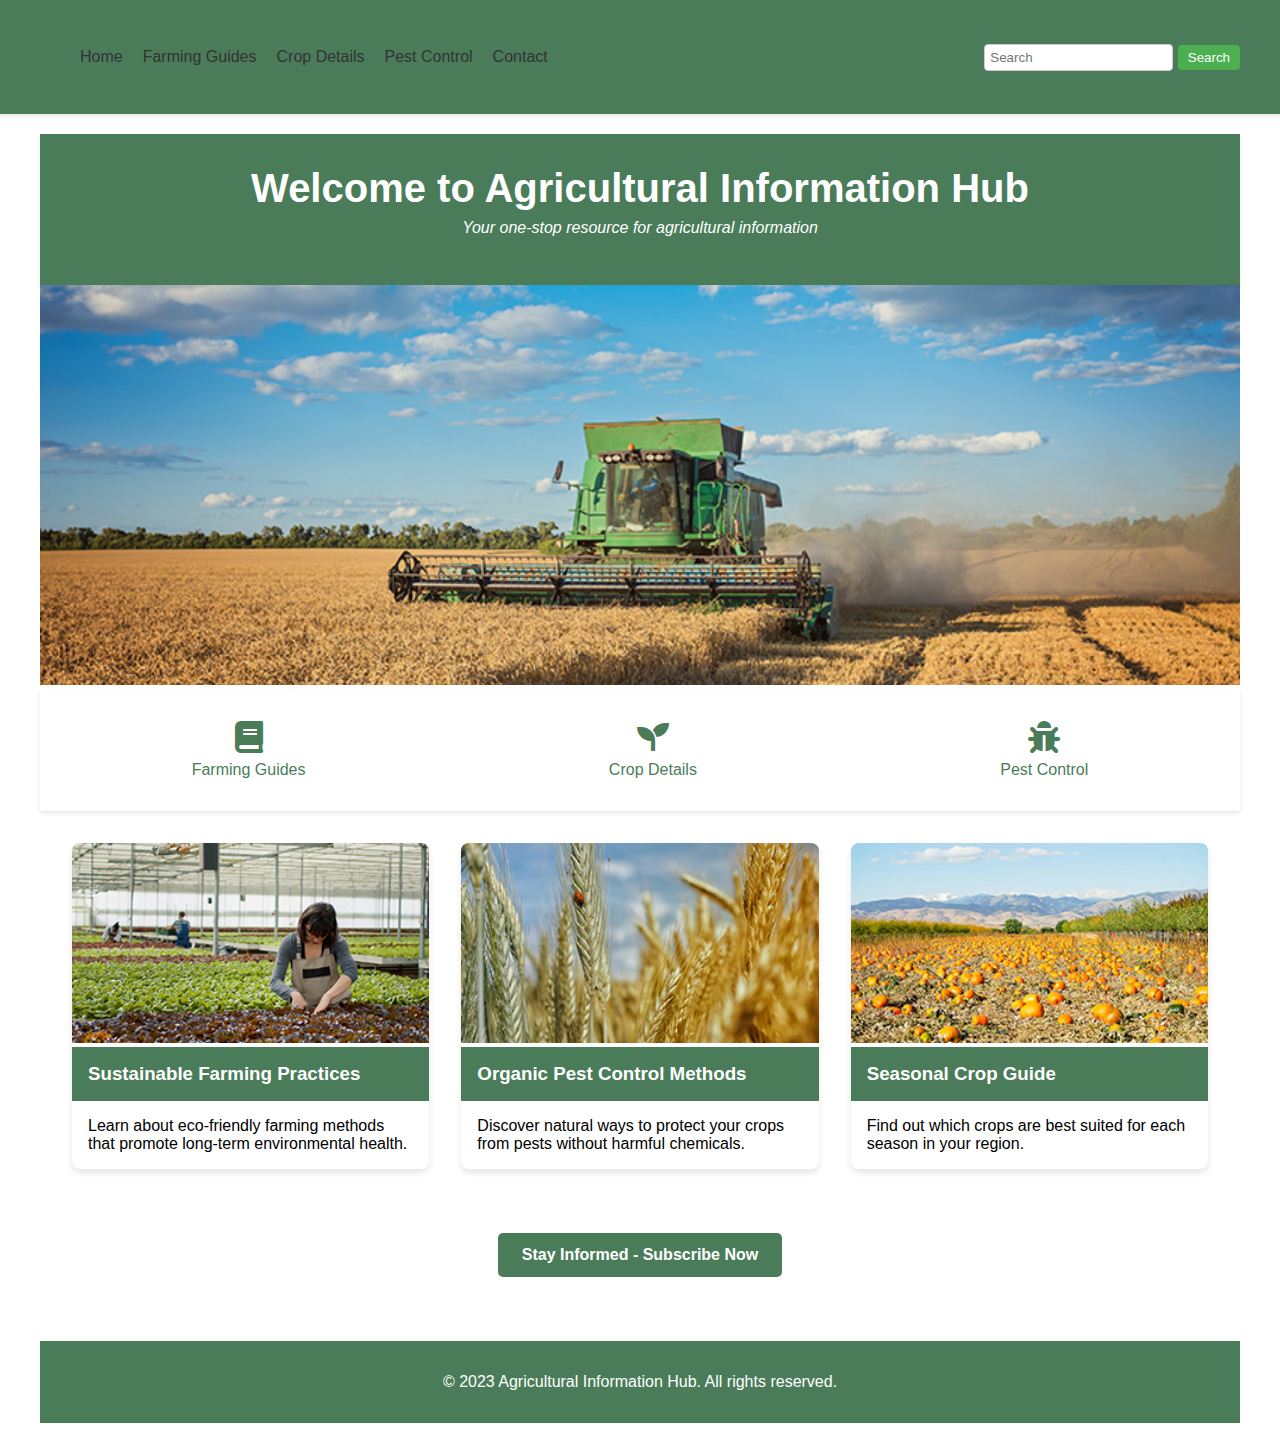
<file: index.html>
<!DOCTYPE html>
<html lang="en">
<head>
    <meta charset="UTF-8">
    <meta name="viewport" content="width=device-width, initial-scale=1.0">
    <title>Farming Guides</title>
    <link rel="stylesheet" href="https://cdnjs.cloudflare.com/ajax/libs/font-awesome/5.15.3/css/all.min.css">
    <style>
        body {
            font-family: Arial, sans-serif;
            margin: 0;
            padding: 0;
        }
        header {
            background-color: #f8f8f8;
            padding: 10px 0;
        }
        nav {
            display: flex;
            justify-content: space-between;
            align-items: center;
            max-width: 1200px;
            margin: 0 auto;
            padding: 0 20px;
        }
        nav ul {
            list-style-type: none;
            display: flex;
            gap: 20px;
        }
        nav a {
            text-decoration: none;
            color: #333;
        }
        .search-bar input {
            padding: 5px;
            border: 1px solid #ccc;
            border-radius: 4px;
        }
        .search-bar button {
            padding: 5px 10px;
            background-color: #4CAF50;
            color: white;
            border: none;
            border-radius: 4px;
            cursor: pointer;
        }
        main {
            max-width: 1200px;
            margin: 0 auto;
            padding: 20px;
        }



        
        header {
            background-color: #4a7c59;
            color: white;
            text-align: center;
            padding: 2rem 0;
            box-shadow: 0 2px 4px rgba(0,0,0,0.1);
        }
        h1 {
            margin: 0;
            font-size: 2.5rem;
        }
        .subtitle {
            font-style: italic;
            margin-top: 0.5rem;
        }
        .featured-image {
            width: 100%;
            max-height: 400px;
            object-fit: cover;
        }
        .nav-icons {
            display: flex;
            justify-content: space-around;
            padding: 2rem 0;
            background-color: #ffffff;
            box-shadow: 0 2px 4px rgba(0,0,0,0.1);
        }
        .nav-icon {
            text-align: center;
            color: #4a7c59;
            text-decoration: none;
            transition: transform 0.3s ease;
        }
        .nav-icon:hover {
            transform: scale(1.1);
        }
        .nav-icon i {
            font-size: 2rem;
            margin-bottom: 0.5rem;
        }
        .featured-content {
            display: grid;
            grid-template-columns: repeat(auto-fit, minmax(300px, 1fr));
            gap: 2rem;
            padding: 2rem;
        }
        .content-card {
            background-color: white;
            border-radius: 8px;
            overflow: hidden;
            box-shadow: 0 4px 6px rgba(0,0,0,0.1);
            transition: transform 0.3s ease;
        }
        .content-card:hover {
            transform: translateY(-5px);
        }
        .content-card img {
            width: 100%;
            height: 200px;
            object-fit: cover;
        }
        .content-card h3 {
            padding: 1rem;
            margin: 0;
            background-color: #4a7c59;
            color: white;
        }
        .content-card p {
            padding: 1rem;
            margin: 0;
        }
        .cta {
            text-align: center;
            padding: 2rem 0;
        }
        .cta-button {
            display: inline-block;
            background-color: #4a7c59;
            color: white;
            padding: 0.8rem 1.5rem;
            text-decoration: none;
            border-radius: 5px;
            font-weight: bold;
            transition: background-color 0.3s ease;
        }
        .cta-button:hover {
            background-color: #3a6149;
        }
        footer {
            background-color: #4a7c59;
            color: white;
            text-align: center;
            padding: 1rem 0;
            margin-top: 2rem;
        }
    </style>
</head>
<body>
    <header>
        <nav>
            <ul>
                <li><a href="index.html">Home</a></li>
                <li><a href="featureguides.html">Farming Guides</a></li>
                <li><a href="cropdetails.html">Crop Details</a></li>
                <li><a href="pestcontrol.html">Pest Control</a></li>
                <li><a href="contact.html">Contact</a></li>
            </ul>
            <div class="search-bar">
                <input type="text" placeholder="Search">
                <button>Search</button>
            </div>
        </nav>
    </header>
    <main>
        <header>
            <h1>Welcome to Agricultural Information Hub</h1>
            <p class="subtitle">Your one-stop resource for agricultural information</p>
        </header>
    
        <img src="images/Featured Agricultural Image.jpg" alt="Featured Agricultural Image" class="featured-image">
    
        <nav class="nav-icons">
            <a href="#" class="nav-icon">
                <i class="fas fa-book"></i>
                <div>Farming Guides</div>
            </a>
            <a href="#" class="nav-icon">
                <i class="fas fa-seedling"></i>
                <div>Crop Details</div>
            </a>
            <a href="#" class="nav-icon">
                <i class="fas fa-bug"></i>
                <div>Pest Control</div>
            </a>
        </nav>
    
        <section class="featured-content">
            <div class="content-card">
                <img src="images/Sustainable Farming Practices.jpg" alt="Sustainable Farming Practices">
                <h3>Sustainable Farming Practices</h3>
                <p>Learn about eco-friendly farming methods that promote long-term environmental health.</p>
            </div>
            <div class="content-card">
                <img src="images/Organic Pest Control Methods.jpg" alt="Organic Pest Control Methods">
                <h3>Organic Pest Control Methods</h3>
                <p>Discover natural ways to protect your crops from pests without harmful chemicals.</p>
            </div>
            <div class="content-card">
                <img src="images/Seasonal Crop Guide.jpg" alt="Seasonal Crop Guide">
                <h3>Seasonal Crop Guide</h3>
                <p>Find out which crops are best suited for each season in your region.</p>
            </div>
        </section>
    
        <div class="cta">
            <a href="#" class="cta-button">Stay Informed - Subscribe Now</a>
        </div>
    
        <footer>
            <p>&copy; 2023 Agricultural Information Hub. All rights reserved.</p>
        </footer>
    </main>
    <script>
        
    </script>
</body>
</html>
</file>
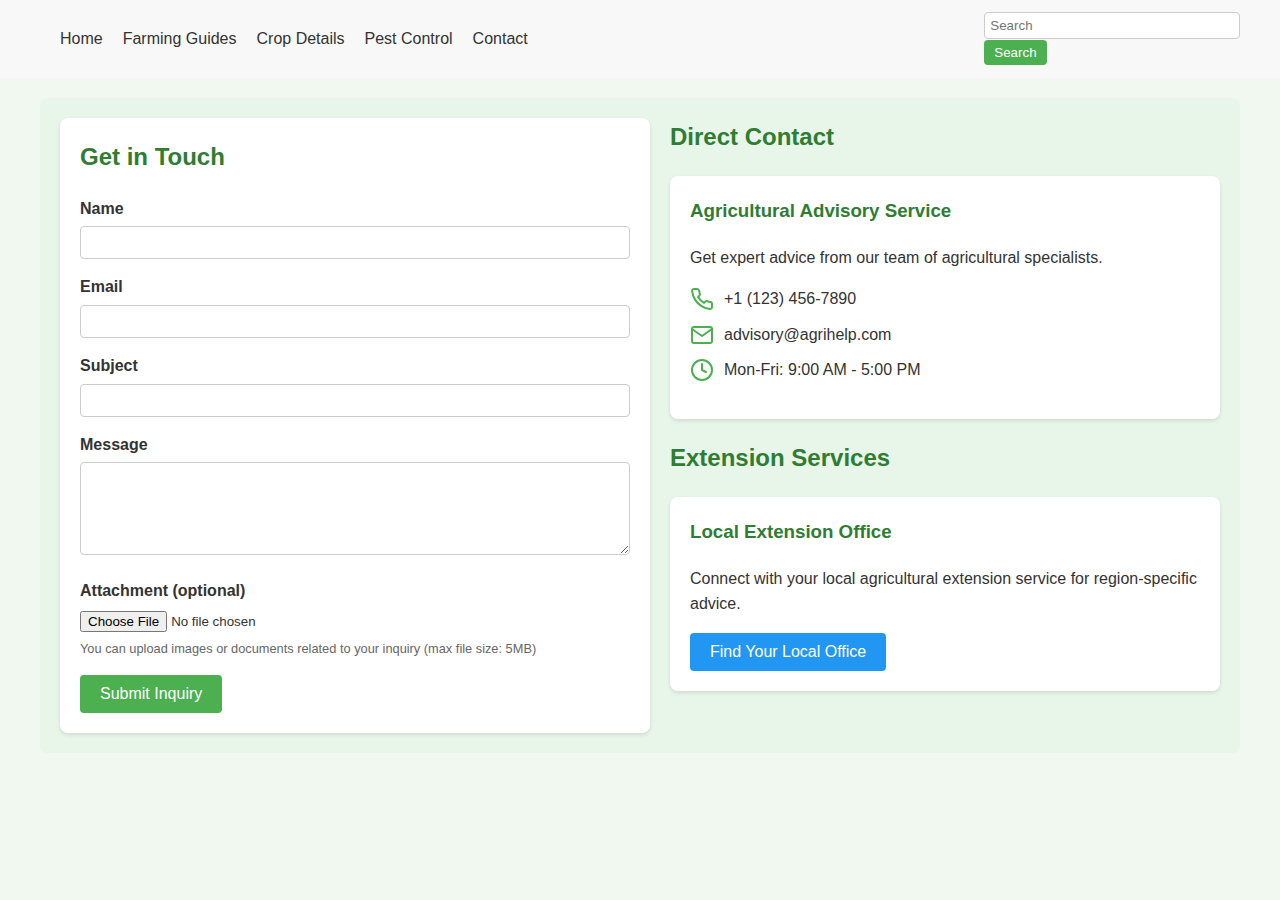
<file: contact.html>
<!DOCTYPE html>
<html lang="en">
<head>
    <meta charset="UTF-8">
    <meta name="viewport" content="width=device-width, initial-scale=1.0">
    <title>Farming Guides</title>
    <link rel="stylesheet" href="css/style.css">
    <style>
        body {
            font-family: Arial, sans-serif;
            margin: 0;
            padding: 0;
        }
        header {
            background-color: #f8f8f8;
            padding: 10px 0;
        }
        nav {
            display: flex;
            justify-content: space-between;
            align-items: center;
            max-width: 1200px;
            margin: 0 auto;
            padding: 0 20px;
        }
        nav ul {
            list-style-type: none;
            display: flex;
            gap: 20px;
        }
        nav a {
            text-decoration: none;
            color: #333;
        }
        .search-bar input {
            padding: 5px;
            border: 1px solid #ccc;
            border-radius: 4px;
        }
        .search-bar button {
            padding: 5px 10px;
            background-color: #4CAF50;
            color: white;
            border: none;
            border-radius: 4px;
            cursor: pointer;
        }
        main {
            max-width: 1200px;
            margin: 0 auto;
            padding: 20px;
        }
    </style>
</head>
<body>
    <header>
        <nav>
            <ul>
                <li><a href="index.html">Home</a></li>
                <li><a href="featureguides.html">Farming Guides</a></li>
                <li><a href="cropdetails.html">Crop Details</a></li>
                <li><a href="pestcontrol.html">Pest Control</a></li>
                <li><a href="contact.html">Contact</a></li>
            </ul>
            <div class="search-bar">
                <input type="text" placeholder="Search">
                <button>Search</button>
            </div>
        </nav>
    </header>
    <main>
        <section class="contact-section">
            <div class="contact-form">
                <h2>Get in Touch</h2>
                <form action="#" method="POST" enctype="multipart/form-data">
                    <div class="form-group">
                        <label for="name">Name</label>
                        <input type="text" id="name" name="name" required>
                    </div>
                    <div class="form-group">
                        <label for="email">Email</label>
                        <input type="email" id="email" name="email" required>
                    </div>
                    <div class="form-group">
                        <label for="subject">Subject</label>
                        <input type="text" id="subject" name="subject" required>
                    </div>
                    <div class="form-group">
                        <label for="message">Message</label>
                        <textarea id="message" name="message" rows="5" required></textarea>
                    </div>
                    <div class="form-group">
                        <label for="attachment">Attachment (optional)</label>
                        <input type="file" id="attachment" name="attachment">
                        <p class="file-info">You can upload images or documents related to your inquiry (max file size: 5MB)</p>
                    </div>
                    <button type="submit" class="submit-btn">Submit Inquiry</button>
                </form>
            </div>
            <div class="contact-info">
                <div class="direct-contact">
                    <h2>Direct Contact</h2>
                    <div class="info-card">
                        <h3>Agricultural Advisory Service</h3>
                        <p>Get expert advice from our team of agricultural specialists.</p>
                        <ul>
                            <li>
                                <svg xmlns="http://www.w3.org/2000/svg" width="24" height="24" viewBox="0 0 24 24" fill="none" stroke="currentColor" stroke-width="2" stroke-linecap="round" stroke-linejoin="round" class="icon"><path d="M22 16.92v3a2 2 0 0 1-2.18 2 19.79 19.79 0 0 1-8.63-3.07 19.5 19.5 0 0 1-6-6 19.79 19.79 0 0 1-3.07-8.67A2 2 0 0 1 4.11 2h3a2 2 0 0 1 2 1.72 12.84 12.84 0 0 0 .7 2.81 2 2 0 0 1-.45 2.11L8.09 9.91a16 16 0 0 0 6 6l1.27-1.27a2 2 0 0 1 2.11-.45 12.84 12.84 0 0 0 2.81.7A2 2 0 0 1 22 16.92z"></path></svg>
                                <span>+1 (123) 456-7890</span>
                            </li>
                            <li>
                                <svg xmlns="http://www.w3.org/2000/svg" width="24" height="24" viewBox="0 0 24 24" fill="none" stroke="currentColor" stroke-width="2" stroke-linecap="round" stroke-linejoin="round" class="icon"><path d="M4 4h16c1.1 0 2 .9 2 2v12c0 1.1-.9 2-2 2H4c-1.1 0-2-.9-2-2V6c0-1.1.9-2 2-2z"></path><polyline points="22,6 12,13 2,6"></polyline></svg>
                                <span>advisory@agrihelp.com</span>
                            </li>
                            <li>
                                <svg xmlns="http://www.w3.org/2000/svg" width="24" height="24" viewBox="0 0 24 24" fill="none" stroke="currentColor" stroke-width="2" stroke-linecap="round" stroke-linejoin="round" class="icon"><circle cx="12" cy="12" r="10"></circle><polyline points="12 6 12 12 16 14"></polyline></svg>
                                <span>Mon-Fri: 9:00 AM - 5:00 PM</span>
                            </li>
                        </ul>
                    </div>
                </div>
                <div class="extension-services">
                    <h2>Extension Services</h2>
                    <div class="info-card">
                        <h3>Local Extension Office</h3>
                        <p>Connect with your local agricultural extension service for region-specific advice.</p>
                        <button class="find-office-btn">Find Your Local Office</button>
                    </div>
                </div>
            </div>
        </section>
    </main>
    <script>
        
    </script>
</body>
</html>
</file>
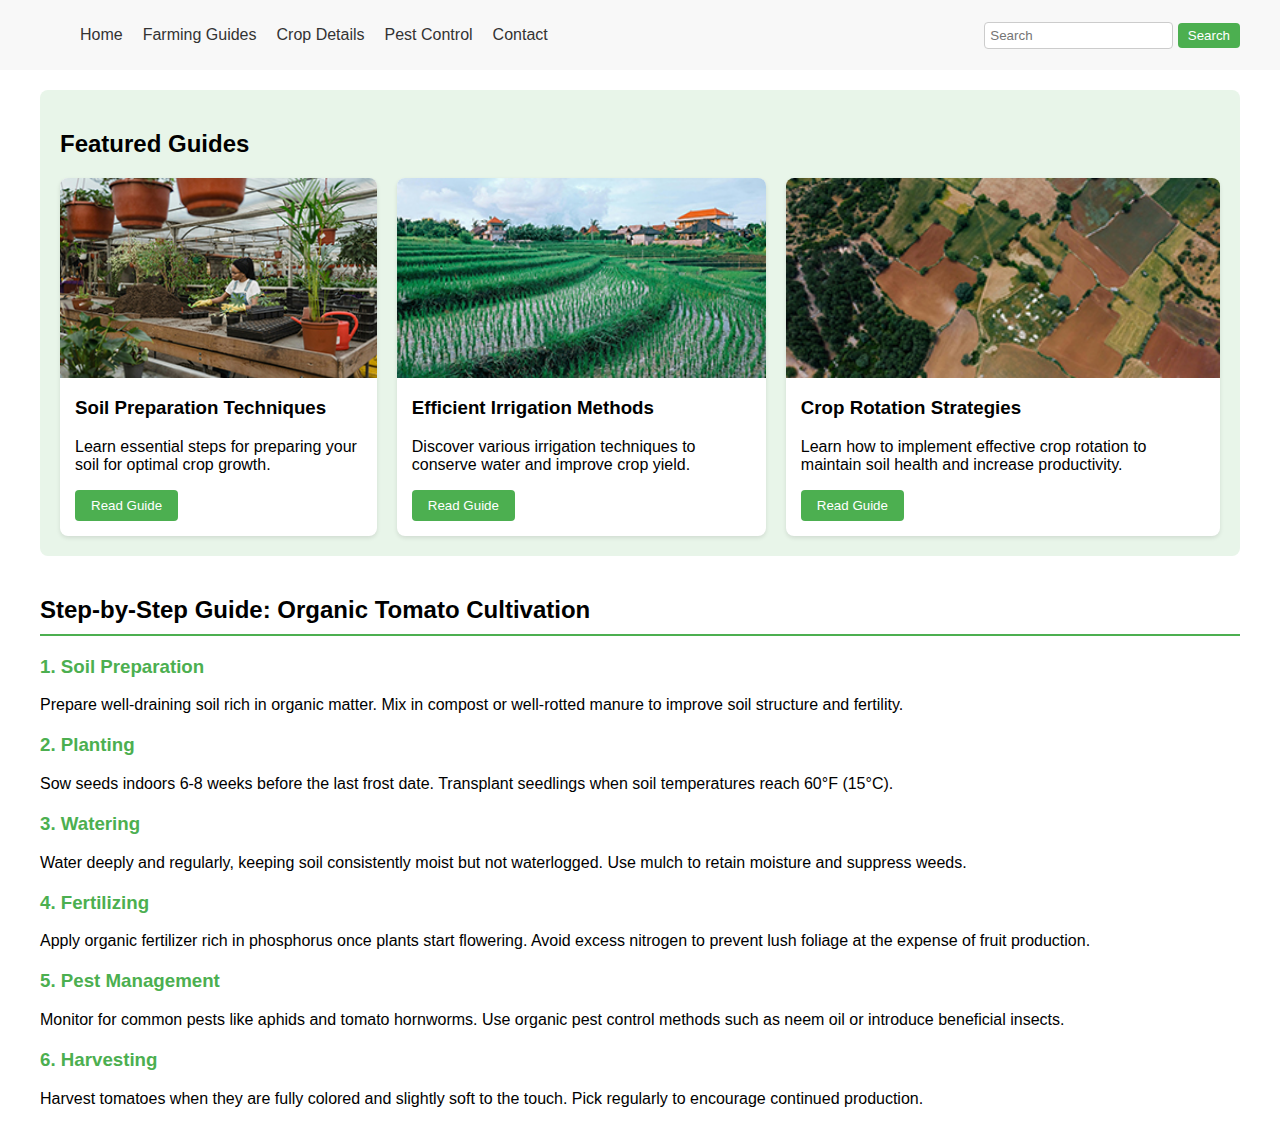
<file: featureguides.html>
<!DOCTYPE html>
<html lang="en">
<head>
    <meta charset="UTF-8">
    <meta name="viewport" content="width=device-width, initial-scale=1.0">
    <title>Farming Guides</title>
    <style>
        body {
            font-family: Arial, sans-serif;
            margin: 0;
            padding: 0;
        }
        header {
            background-color: #f8f8f8;
            padding: 10px 0;
        }
        nav {
            display: flex;
            justify-content: space-between;
            align-items: center;
            max-width: 1200px;
            margin: 0 auto;
            padding: 0 20px;
        }
        nav ul {
            list-style-type: none;
            display: flex;
            gap: 20px;
        }
        nav a {
            text-decoration: none;
            color: #333;
        }
        .search-bar input {
            padding: 5px;
            border: 1px solid #ccc;
            border-radius: 4px;
        }
        .search-bar button {
            padding: 5px 10px;
            background-color: #4CAF50;
            color: white;
            border: none;
            border-radius: 4px;
            cursor: pointer;
        }
        main {
            max-width: 1200px;
            margin: 0 auto;
            padding: 20px;
        }
        .featured-guides {
            background-color: #e8f5e9;
            padding: 20px;
            border-radius: 8px;
        }
        .guide-cards {
            display: flex;
            gap: 20px;
            margin-top: 20px;
        }
        .guide-card {
            background-color: white;
            border-radius: 8px;
            overflow: hidden;
            box-shadow: 0 2px 4px rgba(0,0,0,0.1);
        }
        .guide-card img {
            width: 100%;
            height: 200px;
            object-fit: cover;
        }
        .guide-card-content {
            padding: 15px;
        }
        .guide-card h3 {
            margin-top: 0;
        }
        .guide-card button {
            background-color: #4CAF50;
            color: white;
            border: none;
            padding: 8px 16px;
            border-radius: 4px;
            cursor: pointer;
        }
        .step-by-step {
            margin-top: 40px;
        }
        .step-by-step h2 {
            border-bottom: 2px solid #4CAF50;
            padding-bottom: 10px;
        }
        .step {
            margin-bottom: 20px;
        }
        .step h3 {
            color: #4CAF50;
        }
        .featured-guides {
            background-color: #e8f5e9;
            padding: 20px;
            border-radius: 8px;
        }
        .guide-cards {
            display: flex;
            gap: 20px;
            margin-top: 20px;
        }
        .guide-card {
            background-color: white;
            border-radius: 8px;
            overflow: hidden;
            box-shadow: 0 2px 4px rgba(0,0,0,0.1);
        }
        .guide-card img {
            width: 100%;
            height: 200px;
            object-fit: cover;
        }
        .guide-card-content {
            padding: 15px;
        }
        .guide-card h3 {
            margin-top: 0;
        }
        .guide-card button {
            background-color: #4CAF50;
            color: white;
            border: none;
            padding: 8px 16px;
            border-radius: 4px;
            cursor: pointer;
        }
        .step-by-step {
            margin-top: 40px;
        }
        .step-by-step h2 {
            border-bottom: 2px solid #4CAF50;
            padding-bottom: 10px;
        }
        .step {
            margin-bottom: 20px;
        }
        .step h3 {
            color: #4CAF50;
        }
    </style>
</head>
<body>
    <header>
        <nav>
            <ul>
                <li><a href="index.html">Home</a></li>
                <li><a href="featureguides.html">Farming Guides</a></li>
                <li><a href="cropdetails.html">Crop Details</a></li>
                <li><a href="pestcontrol.html">Pest Control</a></li>
                <li><a href="contact.html">Contact</a></li>
            </ul>
            <div class="search-bar">
                <input type="text" placeholder="Search">
                <button>Search</button>
            </div>
        </nav>
    </header>
    <main>
        <section class="featured-guides">
            <h2>Featured Guides</h2>
            <div class="guide-cards">
                <div class="guide-card">
                    <img src="images/Soil Preparation Techniques.jpg" alt="Soil Preparation Techniques">
                    <div class="guide-card-content">
                        <h3>Soil Preparation Techniques</h3>
                        <p>Learn essential steps for preparing your soil for optimal crop growth.</p>
                        <button>Read Guide</button>
                    </div>
                </div>
                <div class="guide-card">
                    <img src="images/Efficient Irrigation Methods.jpg" alt="Efficient Irrigation Methods">
                    <div class="guide-card-content">
                        <h3>Efficient Irrigation Methods</h3>
                        <p>Discover various irrigation techniques to conserve water and improve crop yield.</p>
                        <button>Read Guide</button>
                    </div>
                </div>
                <div class="guide-card">
                    <img src="images/Crop Rotation Strategies.jpg" alt="Crop Rotation Strategies">
                    <div class="guide-card-content">
                        <h3>Crop Rotation Strategies</h3>
                        <p>Learn how to implement effective crop rotation to maintain soil health and increase productivity.</p>
                        <button>Read Guide</button>
                    </div>
                </div>
            </div>
        </section>
        <section class="step-by-step">
            <h2>Step-by-Step Guide: Organic Tomato Cultivation</h2>
            <div class="step">
                <h3>1. Soil Preparation</h3>
                <p>Prepare well-draining soil rich in organic matter. Mix in compost or well-rotted manure to improve soil structure and fertility.</p>
            </div>
            <div class="step">
                <h3>2. Planting</h3>
                <p>Sow seeds indoors 6-8 weeks before the last frost date. Transplant seedlings when soil temperatures reach 60°F (15°C).</p>
            </div>
            <div class="step">
                <h3>3. Watering</h3>
                <p>Water deeply and regularly, keeping soil consistently moist but not waterlogged. Use mulch to retain moisture and suppress weeds.</p>
            </div>
            <div class="step">
                <h3>4. Fertilizing</h3>
                <p>Apply organic fertilizer rich in phosphorus once plants start flowering. Avoid excess nitrogen to prevent lush foliage at the expense of fruit production.</p>
            </div>
            <div class="step">
                <h3>5. Pest Management</h3>
                <p>Monitor for common pests like aphids and tomato hornworms. Use organic pest control methods such as neem oil or introduce beneficial insects.</p>
            </div>
            <div class="step">
                <h3>6. Harvesting</h3>
                <p>Harvest tomatoes when they are fully colored and slightly soft to the touch. Pick regularly to encourage continued production.</p>
            </div>
        </section>
    </main>
    <script>
        
    </script>
</body>
</html>
</file>
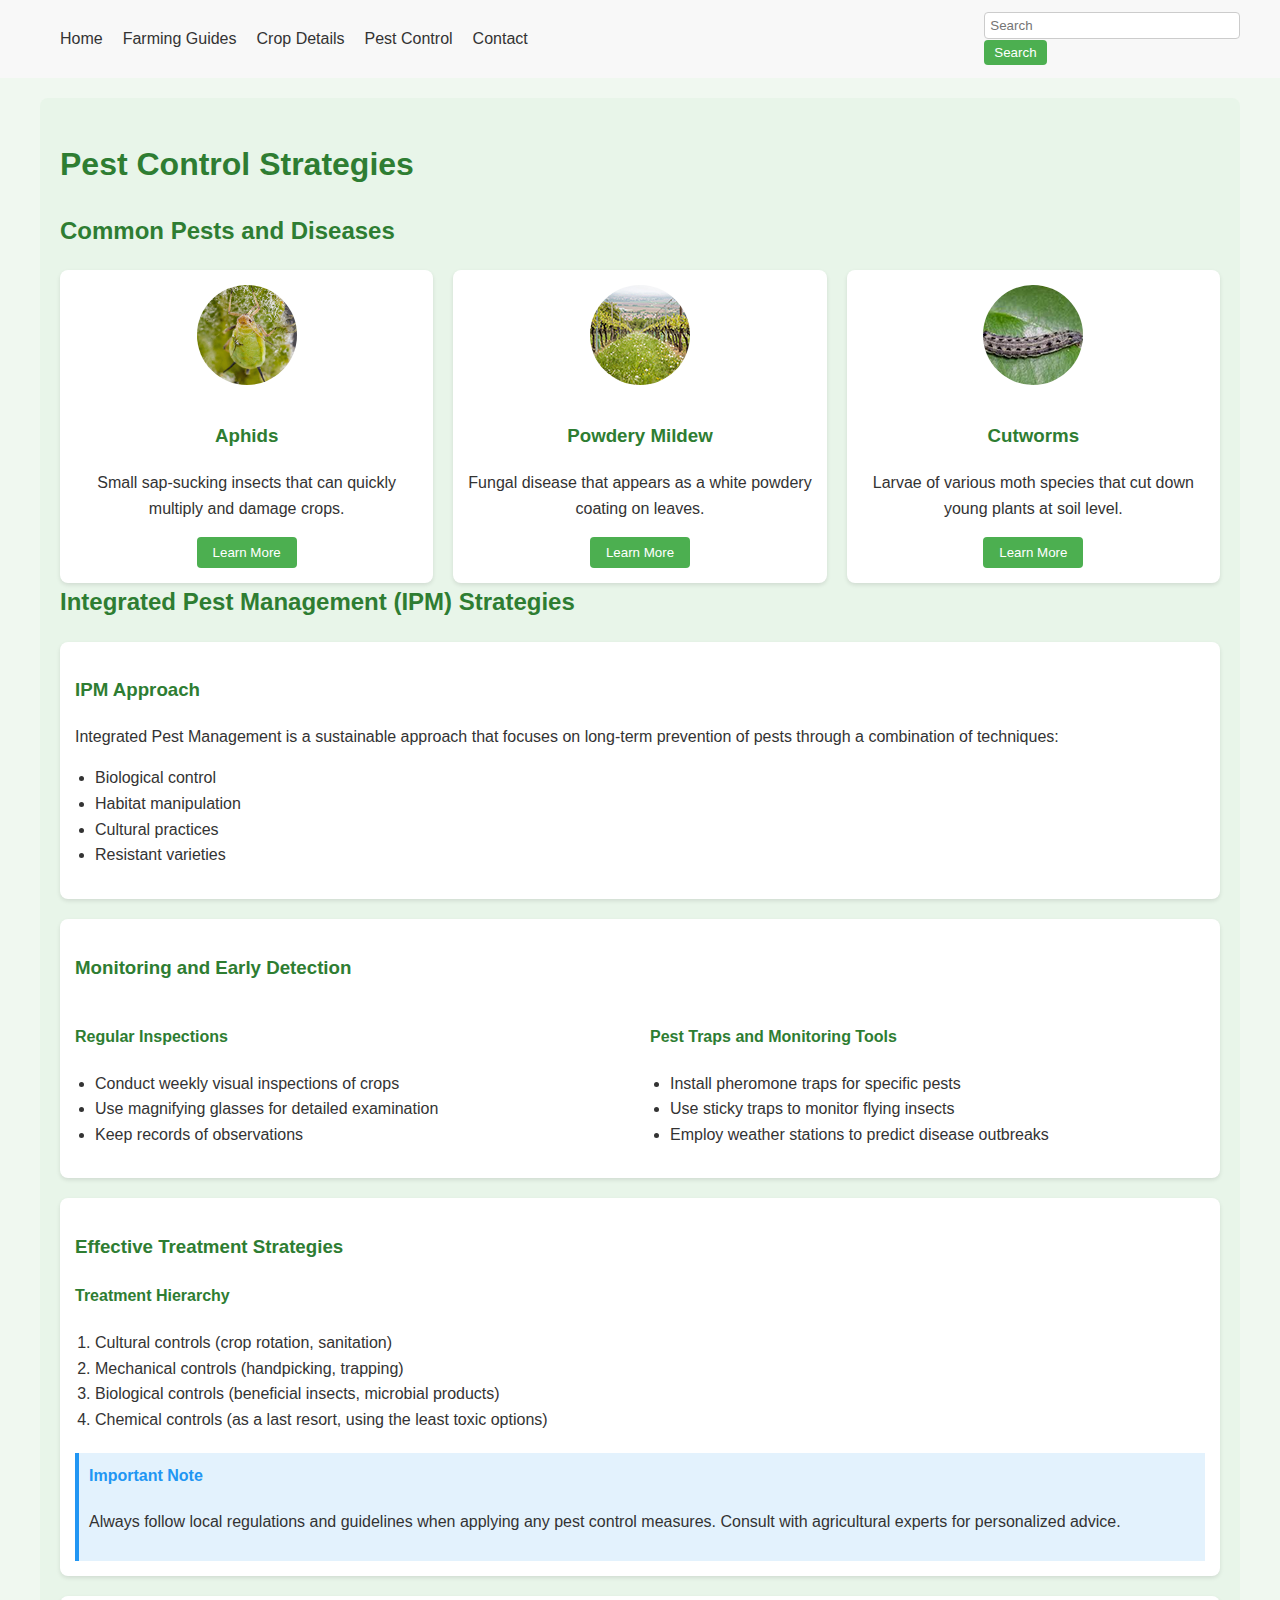
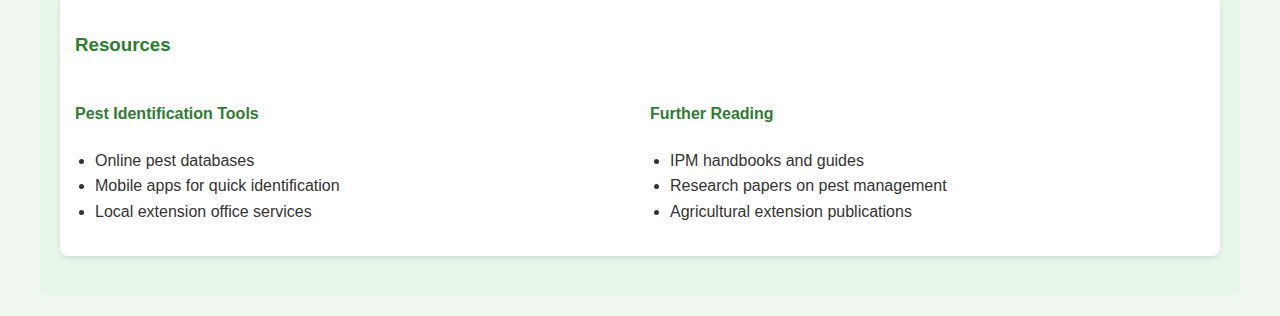
<file: pestcontrol.html>
<!DOCTYPE html>
<html lang="en">
<head>
    <meta charset="UTF-8">
    <meta name="viewport" content="width=device-width, initial-scale=1.0">
    <title>Farming Guides</title>
    <link rel="stylesheet" href="css/style.css">
    <style>
        body {
            font-family: Arial, sans-serif;
            margin: 0;
            padding: 0;
        }
        header {
            background-color: #f8f8f8;
            padding: 10px 0;
        }
        nav {
            display: flex;
            justify-content: space-between;
            align-items: center;
            max-width: 1200px;
            margin: 0 auto;
            padding: 0 20px;
        }
        nav ul {
            list-style-type: none;
            display: flex;
            gap: 20px;
        }
        nav a {
            text-decoration: none;
            color: #333;
        }
        .search-bar input {
            padding: 5px;
            border: 1px solid #ccc;
            border-radius: 4px;
        }
        .search-bar button {
            padding: 5px 10px;
            background-color: #4CAF50;
            color: white;
            border: none;
            border-radius: 4px;
            cursor: pointer;
        }
        main {
            max-width: 1200px;
            margin: 0 auto;
            padding: 20px;
        }
    </style>
</head>
<body>
    <header>
        <nav>
            <ul>
                <li><a href="index.html">Home</a></li>
                <li><a href="featureguides.html">Farming Guides</a></li>
                <li><a href="cropdetails.html">Crop Details</a></li>
                <li><a href="pestcontrol.html">Pest Control</a></li>
                <li><a href="contact.html">Contact</a></li>
            </ul>
            <div class="search-bar">
                <input type="text" placeholder="Search">
                <button>Search</button>
            </div>
        </nav>
    </header>
    <main>
        <section class="pest-control">
            <h1>Pest Control Strategies</h1>
            
            <div class="common-pests">
                <h2>Common Pests and Diseases</h2>
                <div class="pest-grid">
                    <div class="pest-card">
                        <img src="images/Aphids.jpg" alt="Aphids">
                        <h3>Aphids</h3>
                        <p>Small sap-sucking insects that can quickly multiply and damage crops.</p>
                        <button>Learn More</button>
                    </div>
                    <div class="pest-card">
                        <img src="images/Powdery Mildew.jpg" alt="Powdery Mildew">
                        <h3>Powdery Mildew</h3>
                        <p>Fungal disease that appears as a white powdery coating on leaves.</p>
                        <button>Learn More</button>
                    </div>
                    <div class="pest-card">
                        <img src="images/Cutworms.jpg" alt="Cutworms">
                        <h3>Cutworms</h3>
                        <p>Larvae of various moth species that cut down young plants at soil level.</p>
                        <button>Learn More</button>
                    </div>
                </div>
            </div>

            <div class="ipm-strategies">
                <h2>Integrated Pest Management (IPM) Strategies</h2>
                
                <div class="ipm-section">
                    <h3>IPM Approach</h3>
                    <p>Integrated Pest Management is a sustainable approach that focuses on long-term prevention of pests through a combination of techniques:</p>
                    <ul>
                        <li>Biological control</li>
                        <li>Habitat manipulation</li>
                        <li>Cultural practices</li>
                        <li>Resistant varieties</li>
                    </ul>
                </div>
                
                <div class="ipm-section">
                    <h3>Monitoring and Early Detection</h3>
                    <div class="ipm-grid">
                        <div>
                            <h4>Regular Inspections</h4>
                            <ul>
                                <li>Conduct weekly visual inspections of crops</li>
                                <li>Use magnifying glasses for detailed examination</li>
                                <li>Keep records of observations</li>
                            </ul>
                        </div>
                        <div>
                            <h4>Pest Traps and Monitoring Tools</h4>
                            <ul>
                                <li>Install pheromone traps for specific pests</li>
                                <li>Use sticky traps to monitor flying insects</li>
                                <li>Employ weather stations to predict disease outbreaks</li>
                            </ul>
                        </div>
                    </div>
                </div>
                
                <div class="ipm-section">
                    <h3>Effective Treatment Strategies</h3>
                    <h4>Treatment Hierarchy</h4>
                    <ol>
                        <li>Cultural controls (crop rotation, sanitation)</li>
                        <li>Mechanical controls (handpicking, trapping)</li>
                        <li>Biological controls (beneficial insects, microbial products)</li>
                        <li>Chemical controls (as a last resort, using the least toxic options)</li>
                    </ol>
                    <div class="important-note">
                        <h4>Important Note</h4>
                        <p>Always follow local regulations and guidelines when applying any pest control measures. Consult with agricultural experts for personalized advice.</p>
                    </div>
                </div>
                
                <div class="ipm-section">
                    <h3>Resources</h3>
                    <div class="ipm-grid">
                        <div>
                            <h4>Pest Identification Tools</h4>
                            <ul>
                                <li>Online pest databases</li>
                                <li>Mobile apps for quick identification</li>
                                <li>Local extension office services</li>
                            </ul>
                        </div>
                        <div>
                            <h4>Further Reading</h4>
                            <ul>
                                <li>IPM handbooks and guides</li>
                                <li>Research papers on pest management</li>
                                <li>Agricultural extension publications</li>
                            </ul>
                        </div>
                    </div>
                </div>
            </div>
        </section>
    </main>
    <script>
        
    </script>
</body>
</html>
</file>
<file: css/style.css>
body {
    font-family: Arial, sans-serif;
    line-height: 1.6;
    color: #333;
    margin: 0;
    padding: 0;
}

main {
    max-width: 1200px;
    margin: 0 auto;
    padding: 20px;
}

.crop-details {
    background-color: #e8f5e9;
    padding: 20px;
    border-radius: 8px;
}

h1, h2 {
    color: #2e7d32;
}

.category-grid, .grain-grid {
    display: grid;
    gap: 20px;
    margin-top: 20px;
}

.category-grid {
    grid-template-columns: repeat(auto-fit, minmax(200px, 1fr));
}

.grain-grid {
    grid-template-columns: repeat(auto-fit, minmax(300px, 1fr));
}

.category-card, .grain-card {
    background-color: #fff;
    border-radius: 8px;
    overflow: hidden;
    box-shadow: 0 2px 4px rgba(0,0,0,0.1);
}

.category-card img, .grain-card img {
    width: 100%;
    height: 150px;
    object-fit: cover;
}

.category-card h3, .grain-card h3 {
    margin: 10px 0;
    color: #2e7d32;
}

.category-card p, .grain-info p {
    font-size: 0.9em;
    margin-bottom: 15px;
}

.category-card, .grain-info {
    padding: 15px;
}

button {
    background-color: #4caf50;
    color: white;
    border: none;
    padding: 8px 16px;
    border-radius: 4px;
    cursor: pointer;
    transition: background-color 0.3s;
}

button:hover {
    background-color: #45a049;
}

.grain-info ul {
    list-style-type: none;
    padding: 0;
}

.grain-info li {
    margin-bottom: 5px;
}

.grain-info strong {
    color: #2e7d32;
}

@media (max-width: 768px) {
    .category-grid, .grain-grid {
        grid-template-columns: 1fr;
    }
}



body {
    font-family: Arial, sans-serif;
    line-height: 1.6;
    color: #333;
    margin: 0;
    padding: 0;
    background-color: #f0f8f0;
}

main {
    max-width: 1200px;
    margin: 0 auto;
    padding: 20px;
}

.pest-control {
    background-color: #e8f5e9;
    padding: 20px;
    border-radius: 8px;
}

h1, h2, h3, h4 {
    color: #2e7d32;
}

.pest-grid, .ipm-grid {
    display: grid;
    gap: 20px;
    margin-top: 20px;
}

.pest-grid {
    grid-template-columns: repeat(auto-fit, minmax(250px, 1fr));
}

.ipm-grid {
    grid-template-columns: repeat(auto-fit, minmax(300px, 1fr));
}

.pest-card {
    background-color: #fff;
    border-radius: 8px;
    overflow: hidden;
    box-shadow: 0 2px 4px rgba(0,0,0,0.1);
    padding: 15px;
    text-align: center;
}

.pest-card img {
    width: 100px;
    height: 100px;
    object-fit: cover;
    border-radius: 50%;
    margin-bottom: 10px;
}

.ipm-section {
    background-color: #fff;
    border-radius: 8px;
    padding: 15px;
    margin-bottom: 20px;
    box-shadow: 0 2px 4px rgba(0,0,0,0.1);
}

button {
    background-color: #4caf50;
    color: white;
    border: none;
    padding: 8px 16px;
    border-radius: 4px;
    cursor: pointer;
    transition: background-color 0.3s;
}

button:hover {
    background-color: #45a049;
}

ul, ol {
    padding-left: 20px;
}

.important-note {
    background-color: #e3f2fd;
    border-left: 4px solid #2196f3;
    padding: 10px;
    margin-top: 20px;
}

.important-note h4 {
    color: #2196f3;
    margin-top: 0;
}

@media (max-width: 768px) {
    .pest-grid, .ipm-grid {
        grid-template-columns: 1fr;
    }
}



body {
    font-family: Arial, sans-serif;
    line-height: 1.6;
    color: #333;
    margin: 0;
    padding: 0;
    background-color: #f0f8f0;
}

main {
    max-width: 1200px;
    margin: 0 auto;
    padding: 20px;
}

.contact-section {
    display: flex;
    gap: 20px;
    background-color: #e8f5e9;
    padding: 20px;
    border-radius: 8px;
}

h2 {
    color: #2e7d32;
    margin-top: 0;
}

.contact-form {
    flex: 1;
    background-color: #fff;
    padding: 20px;
    border-radius: 8px;
    box-shadow: 0 2px 4px rgba(0,0,0,0.1);
}

.form-group {
    margin-bottom: 15px;
}

label {
    display: block;
    margin-bottom: 5px;
    font-weight: bold;
}

input[type="text"],
input[type="email"],
textarea {
    width: 100%;
    padding: 8px;
    border: 1px solid #ccc;
    border-radius: 4px;
    box-sizing: border-box;
}

textarea {
    resize: vertical;
}

.file-info {
    font-size: 0.8em;
    color: #666;
    margin-top: 5px;
}

.submit-btn {
    background-color: #4caf50;
    color: white;
    border: none;
    padding: 10px 20px;
    border-radius: 4px;
    cursor: pointer;
    font-size: 1em;
    transition: background-color 0.3s;
}

.submit-btn:hover {
    background-color: #45a049;
}

.contact-info {
    flex: 1;
    display: flex;
    flex-direction: column;
    gap: 20px;
}

.info-card {
    background-color: #fff;
    padding: 20px;
    border-radius: 8px;
    box-shadow: 0 2px 4px rgba(0,0,0,0.1);
}

.info-card h3 {
    color: #2e7d32;
    margin-top: 0;
}

.info-card ul {
    list-style-type: none;
    padding: 0;
}

.info-card li {
    display: flex;
    align-items: center;
    margin-bottom: 10px;
}

.icon {
    margin-right: 10px;
    color: #4caf50;
}

.find-office-btn {
    background-color: #2196f3;
    color: white;
    border: none;
    padding: 10px 20px;
    border-radius: 4px;
    cursor: pointer;
    font-size: 1em;
    transition: background-color 0.3s;
}

.find-office-btn:hover {
    background-color: #1e88e5;
}

@media (max-width: 768px) {
    .contact-section {
        flex-direction: column;
    }
}
</file>
